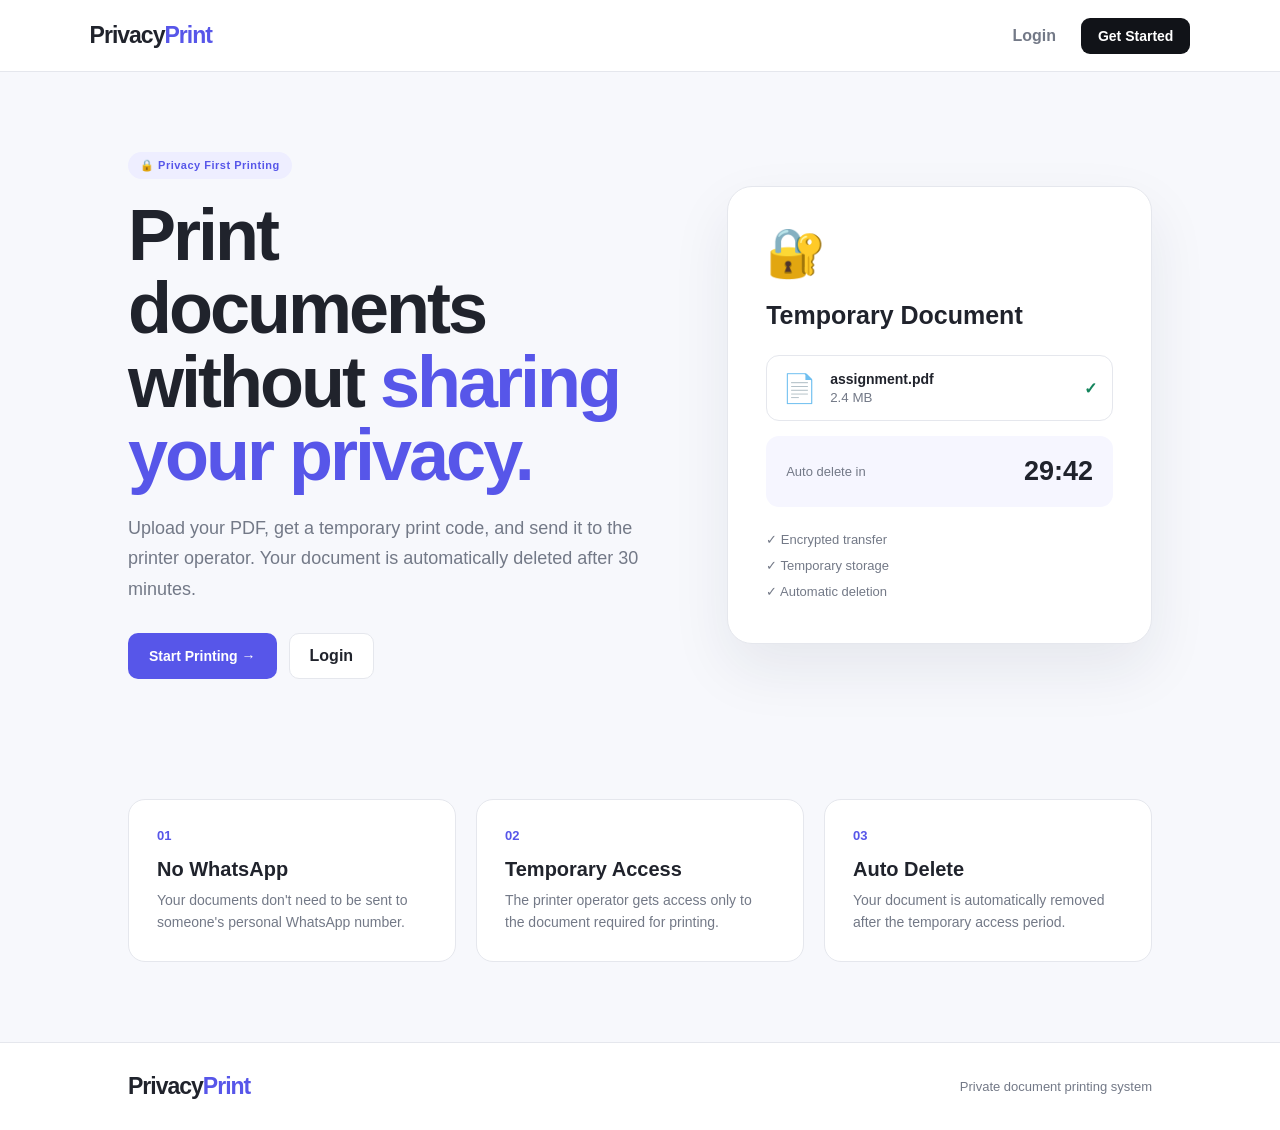
<file: index.html>
<!DOCTYPE html>
<html lang="en">
<head>
    <meta charset="UTF-8">
    <meta name="viewport" content="width=device-width, initial-scale=1.0">

    <title>PrivacyPrint</title>

    <link rel="stylesheet" href="style.css">
</head>

<body>

    <!-- NAVBAR -->
    <nav class="navbar">

        <div class="logo">
            Privacy<span>Print</span>
        </div>

        <div class="nav-links">
            <a href="login.html">Login</a>
            <a href="register.html" class="nav-btn">
                Get Started
            </a>
        </div>

    </nav>


    <!-- HERO -->

    <section class="hero">

        <div class="hero-content">

            <div class="badge">
                🔒 Privacy First Printing
            </div>

            <h1>
                Print documents without
                <span>sharing your privacy.</span>
            </h1>

            <p>
                Upload your PDF, get a temporary print code,
                and send it to the printer operator.
                Your document is automatically deleted after
                30 minutes.
            </p>

            <div class="hero-buttons">

                <a href="register.html" class="primary-btn">
                    Start Printing →
                </a>

                <a href="login.html" class="secondary-btn">
                    Login
                </a>

            </div>

        </div>


        <!-- RIGHT CARD -->

        <div class="hero-card">

            <div class="secure-icon">
                🔐
            </div>

            <h2>
                Temporary Document
            </h2>

            <div class="file-box">

                <div class="file-icon">
                    📄
                </div>

                <div>
                    <strong>assignment.pdf</strong>
                    <small>2.4 MB</small>
                </div>

                <div class="check">
                    ✓
                </div>

            </div>


            <div class="timer-box">

                <span>Auto delete in</span>

                <strong>
                    29:42
                </strong>

            </div>

            <div class="secure-text">
                ✓ Encrypted transfer<br>
                ✓ Temporary storage<br>
                ✓ Automatic deletion
            </div>

        </div>

    </section>


    <!-- FEATURES -->

    <section class="features">

        <div class="feature">

            <div class="feature-number">
                01
            </div>

            <h3>
                No WhatsApp
            </h3>

            <p>
                Your documents don't need to be sent
                to someone's personal WhatsApp number.
            </p>

        </div>


        <div class="feature">

            <div class="feature-number">
                02
            </div>

            <h3>
                Temporary Access
            </h3>

            <p>
                The printer operator gets access only
                to the document required for printing.
            </p>

        </div>


        <div class="feature">

            <div class="feature-number">
                03
            </div>

            <h3>
                Auto Delete
            </h3>

            <p>
                Your document is automatically removed
                after the temporary access period.
            </p>

        </div>

    </section>


    <footer>

        <div class="logo">
            Privacy<span>Print</span>
        </div>

        <p>
            Private document printing system
        </p>

    </footer>

</body>
</html>
</file>
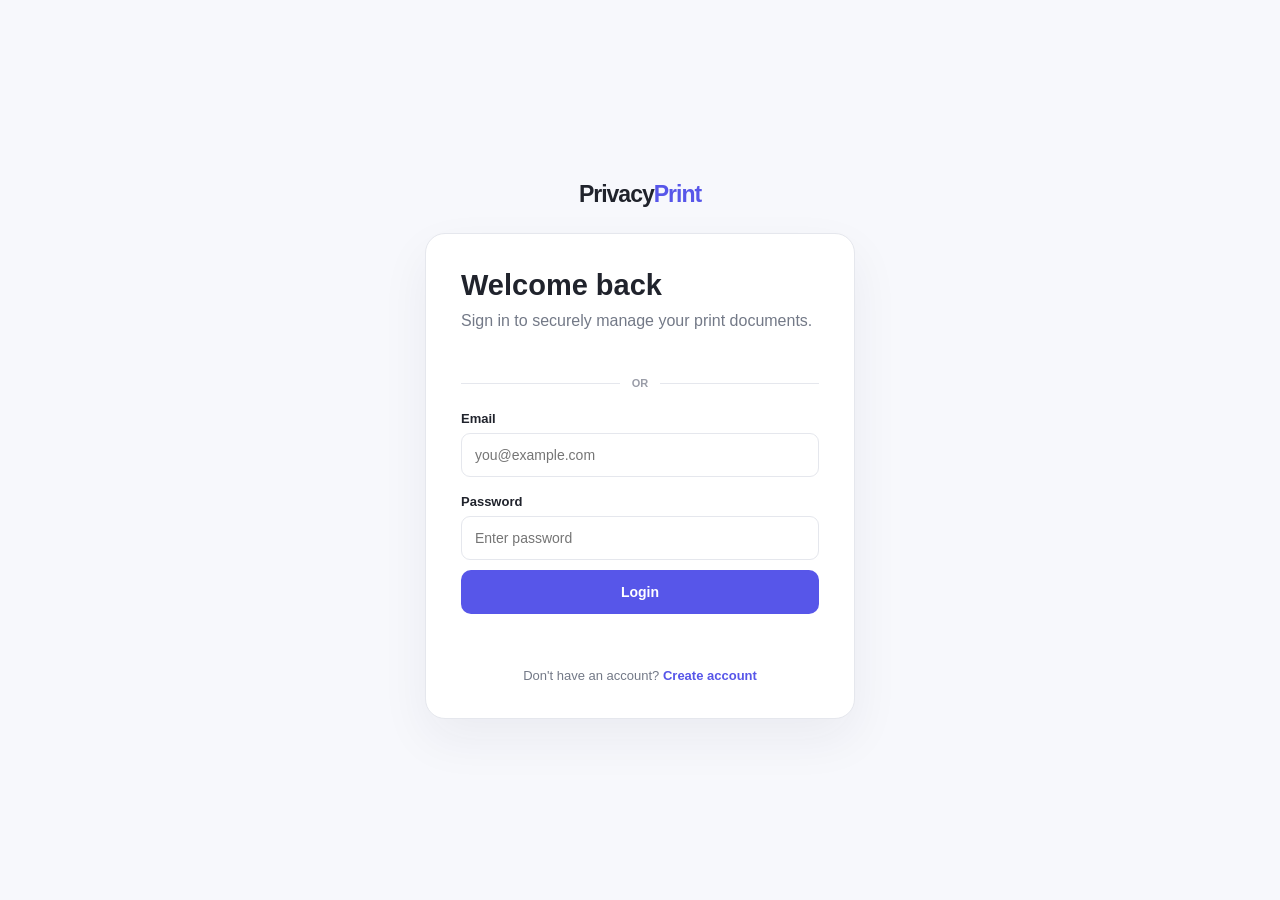
<file: login.html>
<!DOCTYPE html>
<html lang="en">

<head>

    <meta charset="UTF-8">

    <meta
        name="viewport"
        content="width=device-width, initial-scale=1.0"
    >

    <title>Login | PrivacyPrint</title>

    <link rel="stylesheet" href="style.css">

</head>


<body class="auth-page">


    <div class="auth-container">


        <a href="index.html" class="logo">
            Privacy<span>Print</span>
        </a>


        <div class="auth-card">


            <h1>
                Welcome back
            </h1>


            <p>
                Sign in to securely manage your print documents.
            </p>


            <!-- GOOGLE LOGIN -->

            <div
                id="g_id_onload"
                data-client_id="YOUR_GOOGLE_CLIENT_ID"
                data-callback="handleGoogleLogin"
                data-auto_prompt="false">
            </div>


            <div
                class="g_id_signin"
                data-type="standard"
                data-size="large"
                data-theme="outline"
                data-text="continue_with"
                data-shape="rectangular"
                data-logo_alignment="left">
            </div>


            <div class="divider">
                <span>OR</span>
            </div>


            <!-- NORMAL LOGIN -->

            <form id="loginForm">


                <label>
                    Email
                </label>


                <input
                    type="email"
                    id="email"
                    placeholder="you@example.com"
                    required
                >


                <label>
                    Password
                </label>


                <input
                    type="password"
                    id="password"
                    placeholder="Enter password"
                    required
                >


                <button
                    type="submit"
                    class="primary-btn full-btn"
                >
                    Login
                </button>


            </form>


            <p
                id="message"
                class="form-message">
            </p>


            <div class="auth-bottom">

                Don't have an account?

                <a href="register.html">
                    Create account
                </a>

            </div>


        </div>

    </div>


    <!-- GOOGLE IDENTITY SERVICES -->

    <script
        src="https://accounts.google.com/gsi/client"
        async
        defer>
    </script>


    <script src="login.js"></script>


</body>

</html>
</file>
<file: style.css>
* {
    margin: 0;
    padding: 0;
    box-sizing: border-box;
}


:root {

    --bg: #f7f8fc;

    --white: #ffffff;

    --black: #111318;

    --text: #20232c;

    --muted: #737987;

    --border: #e5e7ed;

    --primary: #5756e9;

    --primary-dark: #4544cf;

    --green: #14845c;

    --red: #d14343;

    --light-purple: #eeeeff;
}


body {

    font-family:
        Inter,
        Arial,
        Helvetica,
        sans-serif;

    background: var(--bg);

    color: var(--text);

    min-height: 100vh;
}


a {

    text-decoration: none;

    color: inherit;
}


/* =========================
   NAVBAR
========================= */


.navbar {

    height: 72px;

    padding: 0 7%;

    display: flex;

    justify-content: space-between;

    align-items: center;

    background: var(--white);

    border-bottom: 1px solid var(--border);
}


.logo {

    font-size: 23px;

    font-weight: 800;

    letter-spacing: -1px;
}


.logo span {

    color: var(--primary);
}


.nav-links {

    display: flex;

    align-items: center;

    gap: 25px;
}


.nav-links > a:first-child {

    color: var(--muted);

    font-weight: 600;
}


.nav-btn {

    background: var(--black);

    color: white;

    padding: 10px 17px;

    border-radius: 9px;

    font-size: 14px;

    font-weight: 700;
}


/* =========================
   BUTTONS
========================= */


.primary-btn {

    border: none;

    background: var(--primary);

    color: white;

    padding: 14px 21px;

    border-radius: 10px;

    font-weight: 700;

    font-size: 14px;

    cursor: pointer;

    display: inline-flex;

    justify-content: center;

    align-items: center;

    transition: .2s;
}


.primary-btn:hover {

    background: var(--primary-dark);

    transform: translateY(-1px);
}


.secondary-btn {

    border: 1px solid var(--border);

    background: white;

    color: var(--text);

    padding: 13px 20px;

    border-radius: 10px;

    font-weight: 700;

    cursor: pointer;
}


.success-btn {

    border: none;

    background: #e5f7ef;

    color: var(--green);

    padding: 13px 20px;

    border-radius: 10px;

    font-weight: 700;

    cursor: pointer;
}


.full-btn {

    width: 100%;

    margin-top: 10px;
}


/* =========================
   HERO
========================= */


.hero {

    min-height: 600px;

    padding: 80px 10%;

    display: grid;

    grid-template-columns: 1.1fr .9fr;

    gap: 80px;

    align-items: center;
}


.badge {

    display: inline-block;

    background: var(--light-purple);

    color: var(--primary);

    padding: 7px 12px;

    border-radius: 50px;

    font-size: 11px;

    font-weight: 800;

    letter-spacing: .5px;
}


.hero h1 {

    font-size: clamp(43px, 6vw, 72px);

    line-height: 1.02;

    letter-spacing: -3px;

    margin: 20px 0;
}


.hero h1 span {

    color: var(--primary);
}


.hero p {

    max-width: 650px;

    color: var(--muted);

    font-size: 18px;

    line-height: 1.7;
}


.hero-buttons {

    display: flex;

    gap: 12px;

    margin-top: 28px;
}


/* =========================
   HERO CARD
========================= */


.hero-card {

    background: white;

    border: 1px solid var(--border);

    border-radius: 25px;

    padding: 38px;

    box-shadow:
        0 25px 60px rgba(30, 35, 60, .08);

}


.secure-icon {

    font-size: 48px;

    margin-bottom: 20px;
}


.hero-card h2 {

    font-size: 25px;

    margin-bottom: 25px;
}


.file-box {

    display: flex;

    align-items: center;

    gap: 13px;

    padding: 15px;

    border: 1px solid var(--border);

    border-radius: 13px;
}


.file-icon {

    font-size: 28px;
}


.file-box strong {

    display: block;

    font-size: 14px;
}


.file-box small {

    color: var(--muted);

    display: block;

    margin-top: 3px;
}


.check {

    margin-left: auto;

    color: var(--green);

    font-weight: 900;
}


.timer-box {

    background: #f6f6ff;

    border-radius: 13px;

    padding: 20px;

    margin-top: 15px;

    display: flex;

    justify-content: space-between;

    align-items: center;
}


.timer-box span {

    color: var(--muted);

    font-size: 13px;
}


.timer-box strong {

    font-size: 27px;
}


.secure-text {

    color: var(--muted);

    line-height: 2;

    font-size: 13px;

    margin-top: 20px;
}


/* =========================
   FEATURES
========================= */


.features {

    display: grid;

    grid-template-columns: repeat(3, 1fr);

    gap: 20px;

    padding: 40px 10% 80px;
}


.feature {

    background: white;

    border: 1px solid var(--border);

    border-radius: 17px;

    padding: 28px;
}


.feature-number {

    color: var(--primary);

    font-weight: 800;

    font-size: 13px;
}


.feature h3 {

    margin: 15px 0 8px;

    font-size: 20px;
}


.feature p {

    color: var(--muted);

    line-height: 1.6;

    font-size: 14px;
}


/* =========================
   FOOTER
========================= */


footer {

    background: white;

    border-top: 1px solid var(--border);

    padding: 30px 10%;

    display: flex;

    justify-content: space-between;

    align-items: center;
}


footer p {

    color: var(--muted);

    font-size: 13px;
}


/* =========================
   AUTH
========================= */


.auth-page {

    display: grid;

    place-items: center;

    padding: 30px;
}


.auth-container {

    width: 100%;

    max-width: 430px;
}


.auth-container > .logo {

    display: block;

    text-align: center;

    margin-bottom: 25px;
}


.auth-card {

    background: white;

    border: 1px solid var(--border);

    border-radius: 20px;

    padding: 35px;

    box-shadow:
        0 20px 50px rgba(30,35,60,.06);
}


.auth-card h1 {

    font-size: 29px;

    margin-bottom: 7px;
}


.auth-card > p {

    color: var(--muted);

    margin-bottom: 22px;

    line-height: 1.5;
}


.auth-card label {

    display: block;

    font-size: 13px;

    font-weight: 700;

    margin: 17px 0 7px;
}


.auth-card input {

    width: 100%;

    padding: 13px;

    border: 1px solid var(--border);

    border-radius: 9px;

    outline: none;

    font-size: 14px;
}


.auth-card input:focus {

    border-color: var(--primary);
}


.auth-bottom {

    text-align: center;

    margin-top: 22px;

    color: var(--muted);

    font-size: 13px;
}


.auth-bottom a {

    color: var(--primary);

    font-weight: 700;
}


.form-message {

    min-height: 20px;

    margin-top: 12px;

    font-size: 13px;

    font-weight: 600;
}


/* =========================
   DASHBOARD
========================= */


.dashboard {

    width: min(1050px, 90%);

    margin: 55px auto;
}


.dashboard-header h1 {

    font-size: 40px;

    margin-top: 15px;

    margin-bottom: 7px;
}


.dashboard-header p {

    color: var(--muted);
}


/* =========================
   UPLOAD
========================= */


.upload-card {

    background: white;

    border: 1px solid var(--border);

    border-radius: 20px;

    padding: 30px;

    margin-top: 30px;
}


.upload-header {

    display: flex;

    justify-content: space-between;

    align-items: center;

    margin-bottom: 20px;
}


.upload-header span {

    color: var(--muted);

    font-size: 12px;
}


.drop-zone {

    min-height: 230px;

    border: 2px dashed #d2d5df;

    border-radius: 17px;

    display: flex;

    flex-direction: column;

    justify-content: center;

    align-items: center;

    cursor: pointer;

    transition: .2s;
}


.drop-zone:hover {

    border-color: var(--primary);

    background: #fafaff;
}


.drop-zone input {

    display: none;
}


.upload-icon {

    font-size: 38px;

    color: var(--primary);

    font-weight: 900;

    margin-bottom: 10px;
}


.drop-zone h3 {

    margin-bottom: 5px;
}


.drop-zone p {

    color: var(--muted);

    font-size: 13px;
}


.drop-zone span:last-child {

    margin-top: 15px;

    color: var(--primary);

    font-size: 13px;

    font-weight: 700;
}


.upload-card > button {

    margin-top: 20px;
}


/* =========================
   ACTIVE JOB
========================= */


.active-job,
.operator-result {

    background: white;

    border: 1px solid var(--border);

    border-radius: 20px;

    margin-top: 25px;

    padding: 30px;
}


.hidden {

    display: none !important;
}


.job-header {

    display: flex;

    justify-content: space-between;

    align-items: center;

    gap: 20px;
}


.small-label {

    font-size: 11px;

    color: var(--muted);

    font-weight: 800;

    letter-spacing: .5px;
}


.job-header h2 {

    margin-top: 7px;

    font-size: 30px;

    letter-spacing: 1px;
}


.status-badge {

    background: #e6f7ef;

    color: var(--green);

    padding: 7px 11px;

    border-radius: 50px;

    font-size: 11px;

    font-weight: 800;
}


.job-content {

    display: grid;

    grid-template-columns: 1fr 1fr 1fr;

    gap: 20px;

    margin-top: 30px;

    align-items: center;
}


.job-file {

    display: flex;

    align-items: center;

    gap: 14px;
}


.big-file-icon {

    font-size: 38px;
}


.job-file strong {

    font-size: 14px;
}


.job-file p {

    color: var(--muted);

    font-size: 12px;

    margin-top: 5px;
}


.countdown {

    text-align: center;

    background: #f6f6ff;

    border-radius: 15px;

    padding: 20px;
}


.countdown span {

    display: block;

    color: var(--muted);

    font-size: 12px;
}


.countdown strong {

    display: block;

    color: var(--primary);

    font-size: 35px;

    margin-top: 5px;
}


.qr-container {

    text-align: center;
}


.qr-placeholder {

    width: 120px;

    height: 120px;

    margin: auto;

    display: grid;

    place-items: center;

    border: 8px solid #111;

    background:
        repeating-linear-gradient(
            45deg,
            #fff,
            #fff 4px,
            #111 4px,
            #111 8px
        );
}


.qr-placeholder div {

    background: white;

    padding: 8px;

    font-weight: 900;
}


.qr-container p {

    color: var(--muted);

    font-size: 11px;

    margin-top: 8px;
}


/* =========================
   HISTORY
========================= */


.history {

    margin-top: 45px;
}


.section-title {

    margin-bottom: 15px;
}


.history-item {

    background: white;

    border: 1px solid var(--border);

    padding: 17px 20px;

    border-radius: 13px;

    display: flex;

    justify-content: space-between;

    align-items: center;

    margin-bottom: 10px;
}


.history-file {

    display: flex;

    align-items: center;

    gap: 12px;
}


.mini-file {

    font-size: 25px;
}


.history-file strong {

    display: block;

    font-size: 13px;
}


.history-file small {

    display: block;

    color: var(--muted);

    margin-top: 4px;
}


.printed-status,
.expired-status {

    font-size: 10px;

    font-weight: 800;

    padding: 6px 9px;

    border-radius: 50px;
}


.printed-status {

    color: var(--green);

    background: #e5f7ef;
}


.expired-status {

    color: var(--red);

    background: #fdeaea;
}


/* =========================
   OPERATOR
========================= */


.operator-page {

    width: min(800px, 90%);

    margin: 70px auto;
}


.operator-page h1 {

    font-size: 48px;

    margin: 15px 0 5px;
}


.operator-page > p {

    color: var(--muted);

    margin-bottom: 25px;
}


.search-form {

    display: grid;

    grid-template-columns: 1fr auto;

    gap: 10px;
}


.search-form input {

    border: 1px solid var(--border);

    border-radius: 10px;

    padding: 14px;

    font-size: 15px;

    outline: none;
}


.operator-label {

    color: var(--muted);

    font-size: 13px;

    font-weight: 700;
}


.operator-info {

    margin-top: 25px;

    border-top: 1px solid var(--border);
}


.info-row {

    display: flex;

    justify-content: space-between;

    padding: 17px 0;

    border-bottom: 1px solid var(--border);

    font-size: 14px;
}


.info-row span {

    color: var(--muted);
}


.operator-actions {

    display: flex;

    gap: 10px;

    margin-top: 25px;

    flex-wrap: wrap;
}


/* =========================
   RESPONSIVE
========================= */


@media(max-width: 850px) {

    .hero {

        grid-template-columns: 1fr;

        gap: 30px;

        padding: 60px 7%;
    }


    .features {

        grid-template-columns: 1fr;

        padding: 30px 7%;
    }


    .job-content {

        grid-template-columns: 1fr;
    }


    .qr-container {

        margin-top: 10px;
    }

}


@media(max-width: 600px) {

    .navbar {

        padding: 0 5%;
    }


    .nav-links {

        gap: 10px;
    }


    .nav-links > a:first-child {

        display: none;
    }


    .hero h1 {

        font-size: 44px;

        letter-spacing: -2px;
    }


    .hero-buttons {

        flex-direction: column;
    }


    .hero-buttons a {

        width: 100%;
    }


    .hero-card {

        padding: 25px;
    }


    .dashboard {

        width: 90%;

        margin: 35px auto;
    }


    .dashboard-header h1 {

        font-size: 30px;
    }


    .upload-card {

        padding: 20px;
    }


    .upload-header {

        align-items: flex-start;

        flex-direction: column;

        gap: 5px;
    }


    .search-form {

        grid-template-columns: 1fr;
    }


    .operator-page h1 {

        font-size: 38px;
    }


    .job-header {

        align-items: flex-start;

        flex-direction: column;
    }


    footer {

        flex-direction: column;

        gap: 10px;
    }

}
.divider {

    display: flex;

    align-items: center;

    gap: 12px;

    margin: 22px 0;

    color: #9a9da8;

    font-size: 11px;

    font-weight: 700;
}


.divider::before,
.divider::after {

    content: "";

    height: 1px;

    background: #e5e7ed;

    flex: 1;
}


.g_id_signin {

    display: flex;

    justify-content: center;

    width: 100%;

}
</file>
